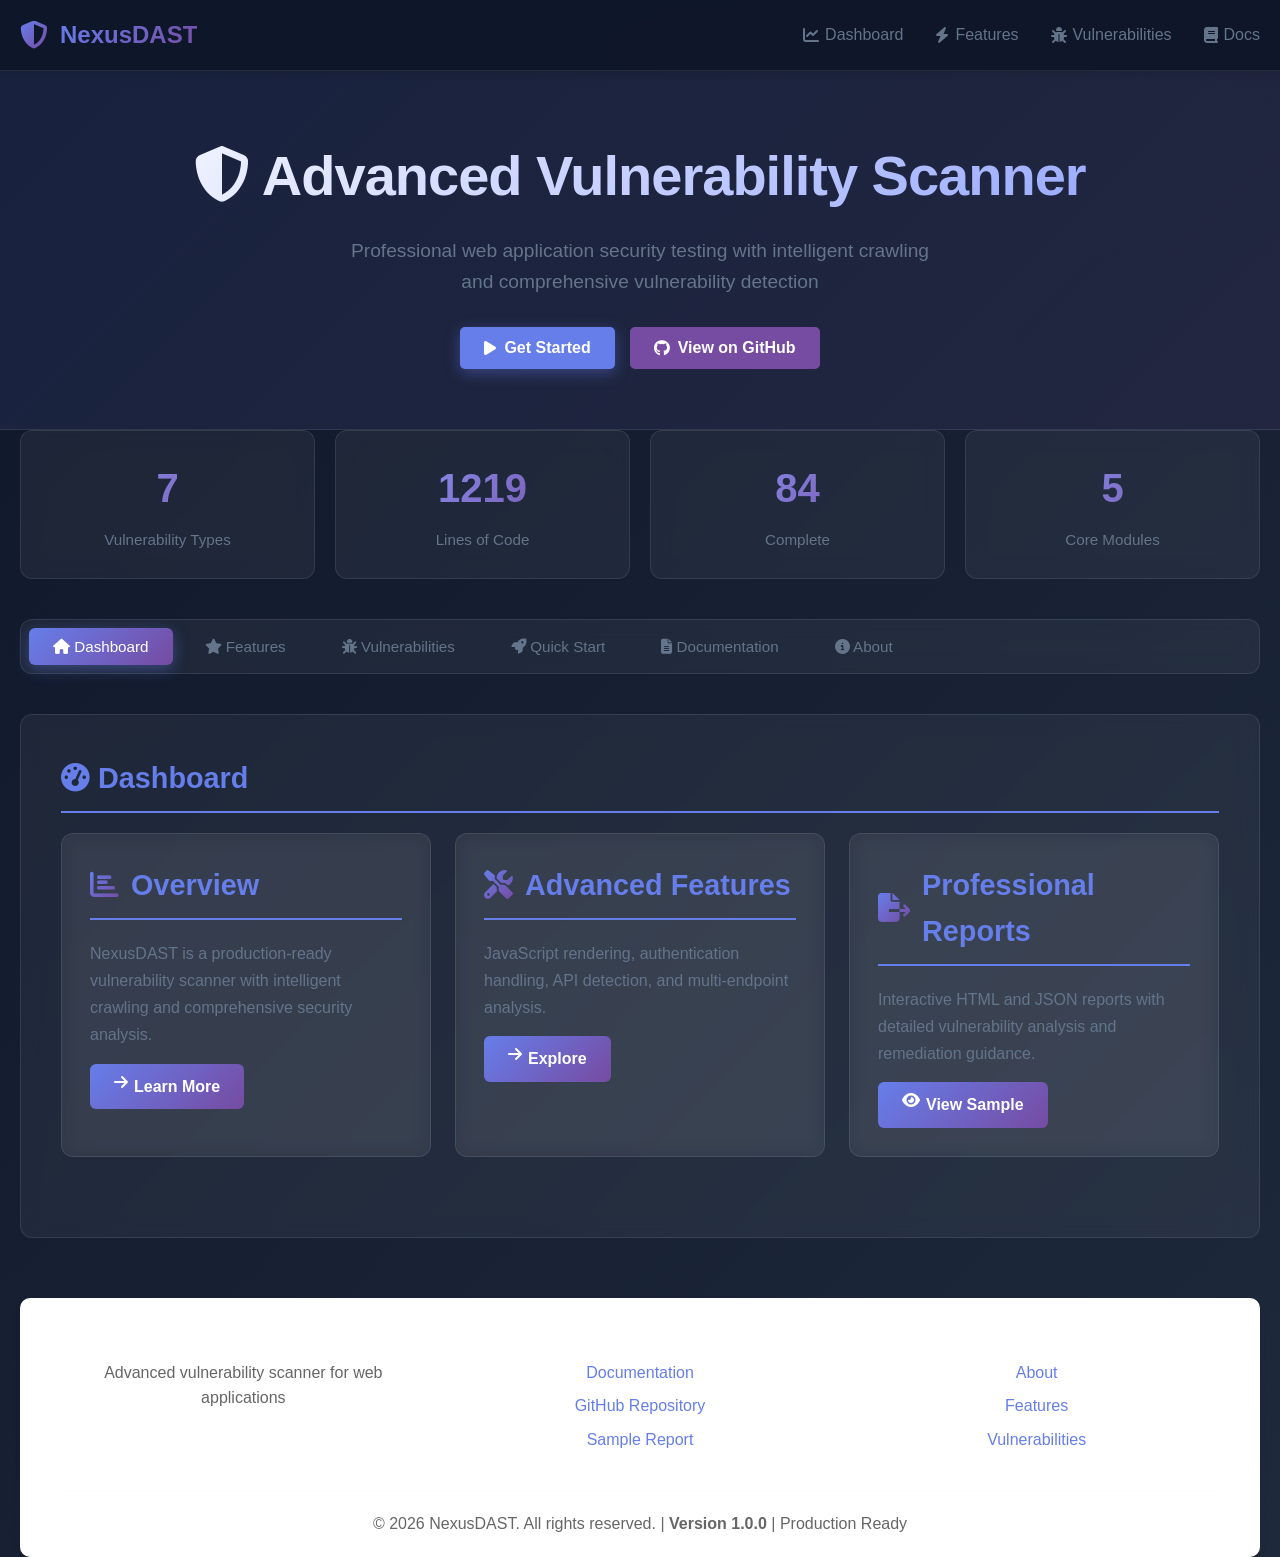
<file: index.html>
<!DOCTYPE html>
<html lang="en">
<head>
    <meta charset="UTF-8">
    <meta name="viewport" content="width=device-width, initial-scale=1.0">
    <title>NexusDAST - Vulnerability Scanner Dashboard</title>
    <link rel="stylesheet" href="https://cdnjs.cloudflare.com/ajax/libs/font-awesome/6.4.0/css/all.min.css">
    <style>
        * {
            margin: 0;
            padding: 0;
            box-sizing: border-box;
        }

        :root {
            --primary: #667eea;
            --primary-light: #8b9eff;
            --secondary: #764ba2;
            --success: #10b981;
            --danger: #ef4444;
            --warning: #f59e0b;
            --info: #06b6d4;
            --dark: #0f172a;
            --dark-secondary: #1e293b;
            --light: #f8fafc;
            --border: #e2e8f0;
            --text: #334155;
            --text-light: #64748b;
        }

        html {
            scroll-behavior: smooth;
        }

        body {
            font-family: 'Inter', 'Segoe UI', Tahoma, Geneva, Verdana, sans-serif;
            background: linear-gradient(135deg, var(--dark) 0%, var(--dark-secondary) 100%);
            min-height: 100vh;
            padding: 0;
            color: var(--text);
            line-height: 1.6;
        }

        .container {
            max-width: 1400px;
            margin: 0 auto;
            padding: 0 20px;
        }

        /* Navbar */
        .navbar {
            background: rgba(15, 23, 42, 0.95);
            backdrop-filter: blur(10px);
            border-bottom: 1px solid rgba(226, 232, 240, 0.1);
            padding: 1rem 0;
            position: sticky;
            top: 0;
            z-index: 1000;
            box-shadow: 0 4px 6px rgba(0, 0, 0, 0.1);
        }

        .navbar .container {
            display: flex;
            justify-content: space-between;
            align-items: center;
        }

        .logo-section {
            display: flex;
            align-items: center;
            gap: 12px;
        }

        .logo-section i {
            font-size: 28px;
            background: linear-gradient(135deg, var(--primary) 0%, var(--secondary) 100%);
            -webkit-background-clip: text;
            -webkit-text-fill-color: transparent;
            background-clip: text;
        }

        .logo-section .brand-name {
            font-size: 1.5em;
            font-weight: 700;
            background: linear-gradient(135deg, var(--primary) 0%, var(--secondary) 100%);
            -webkit-background-clip: text;
            -webkit-text-fill-color: transparent;
            background-clip: text;
        }

        .nav-links {
            display: flex;
            gap: 2rem;
            list-style: none;
        }

        .nav-links a {
            color: var(--text-light);
            text-decoration: none;
            font-weight: 500;
            transition: color 0.3s;
            display: flex;
            align-items: center;
            gap: 6px;
        }

        .nav-links a:hover {
            color: var(--primary);
        }

        /* Header */
        .header {
            padding: 60px 0;
            text-align: center;
            background: linear-gradient(135deg, rgba(102, 126, 234, 0.1) 0%, rgba(118, 75, 162, 0.1) 100%);
            border-bottom: 1px solid rgba(226, 232, 240, 0.1);
        }

        .header h1 {
            font-size: 3.5em;
            margin-bottom: 15px;
            background: linear-gradient(135deg, #fff 0%, var(--primary-light) 100%);
            -webkit-background-clip: text;
            -webkit-text-fill-color: transparent;
            background-clip: text;
            font-weight: 800;
            letter-spacing: -1px;
        }

        .header p {
            color: var(--text-light);
            font-size: 1.2em;
            margin-bottom: 30px;
            max-width: 600px;
            margin-left: auto;
            margin-right: auto;
        }

        .header-cta {
            display: flex;
            gap: 15px;
            justify-content: center;
            flex-wrap: wrap;
        }

        /* Buttons */
        .btn {
            padding: 12px 32px;
            border: none;
            border-radius: 8px;
            cursor: pointer;
            font-weight: 600;
            font-size: 1em;
            transition: all 0.3s ease;
            display: inline-flex;
            align-items: center;
            gap: 8px;
            text-decoration: none;
        }

        .btn-primary {
            background: linear-gradient(135deg, var(--primary) 0%, var(--secondary) 100%);
            color: white;
            box-shadow: 0 4px 15px rgba(102, 126, 234, 0.4);
        }

        .btn-primary:hover {
            transform: translateY(-2px);
            box-shadow: 0 6px 20px rgba(102, 126, 234, 0.6);
        }

        .btn-secondary {
            background: transparent;
            color: var(--primary-light);
            border: 2px solid var(--primary-light);
        }

        .btn-secondary:hover {
            background: var(--primary-light);
            color: white;
        }

        /* Navigation Tabs */
        .nav {
            background: rgba(255, 255, 255, 0.05);
            border-radius: 12px;
            padding: 8px;
            margin-bottom: 40px;
            display: flex;
            gap: 8px;
            flex-wrap: wrap;
            backdrop-filter: blur(10px);
            border: 1px solid rgba(226, 232, 240, 0.1);
        }

        .nav button {
            padding: 10px 24px;
            border: none;
            border-radius: 6px;
            cursor: pointer;
            font-size: 0.95em;
            background: transparent;
            color: var(--text-light);
            transition: all 0.3s;
            font-weight: 500;
        }

        .nav button:hover {
            background: rgba(102, 126, 234, 0.2);
            color: var(--primary);
        }

        .nav button.active {
            background: linear-gradient(135deg, var(--primary) 0%, var(--secondary) 100%);
            color: white;
            box-shadow: 0 4px 15px rgba(102, 126, 234, 0.4);
        }

        /* Content Grid */
        .content {
            display: grid;
            grid-template-columns: repeat(auto-fit, minmax(320px, 1fr));
            gap: 24px;
            margin-bottom: 40px;
        }

        .card {
            background: rgba(255, 255, 255, 0.05);
            border-radius: 12px;
            padding: 28px;
            border: 1px solid rgba(226, 232, 240, 0.1);
            transition: all 0.3s ease;
            backdrop-filter: blur(10px);
            position: relative;
            overflow: hidden;
        }

        .card::before {
            content: '';
            position: absolute;
            top: -50%;
            right: -50%;
            width: 200%;
            height: 200%;
            background: radial-gradient(circle, rgba(102, 126, 234, 0.3) 0%, transparent 70%);
            opacity: 0;
            transition: opacity 0.3s;
            pointer-events: none;
        }

        .card:hover {
            transform: translateY(-8px);
            background: rgba(255, 255, 255, 0.08);
            border-color: rgba(102, 126, 234, 0.3);
            box-shadow: 0 12px 40px rgba(0, 0, 0, 0.3);
        }

        .card:hover::before {
            opacity: 1;
        }

        .card h2 {
            color: #fff;
            margin-bottom: 15px;
            display: flex;
            align-items: center;
            gap: 12px;
            font-size: 1.4em;
        }

        .card h2 i {
            background: linear-gradient(135deg, var(--primary) 0%, var(--secondary) 100%);
            -webkit-background-clip: text;
            -webkit-text-fill-color: transparent;
            background-clip: text;
        }

        .card p {
            color: var(--text-light);
            line-height: 1.7;
            margin-bottom: 20px;
        }

        .card-link {
            display: inline-flex;
            padding: 10px 24px;
            background: linear-gradient(135deg, var(--primary) 0%, var(--secondary) 100%);
            color: white;
            border-radius: 6px;
            text-decoration: none;
            transition: all 0.3s;
            font-weight: 600;
            gap: 6px;
            border: none;
            cursor: pointer;
        }

        .card-link:hover {
            transform: translateX(4px);
            box-shadow: 0 6px 20px rgba(102, 126, 234, 0.4);
        }

        /* Statistics */
        .stats {
            display: grid;
            grid-template-columns: repeat(auto-fit, minmax(200px, 1fr));
            gap: 20px;
            margin-bottom: 40px;
        }

        .stat-card {
            background: rgba(255, 255, 255, 0.05);
            border-radius: 12px;
            padding: 25px;
            text-align: center;
            border: 1px solid rgba(226, 232, 240, 0.1);
            backdrop-filter: blur(10px);
            transition: all 0.3s;
        }

        .stat-card:hover {
            background: rgba(255, 255, 255, 0.08);
            border-color: rgba(102, 126, 234, 0.3);
            transform: translateY(-4px);
        }

        .stat-number {
            font-size: 2.5em;
            font-weight: 700;
            background: linear-gradient(135deg, var(--primary-light) 0%, var(--secondary) 100%);
            -webkit-background-clip: text;
            -webkit-text-fill-color: transparent;
            background-clip: text;
        }

        .stat-label {
            color: var(--text-light);
            font-size: 0.95em;
            margin-top: 8px;
            font-weight: 500;
        }

        /* Features */
        .features {
            background: rgba(255, 255, 255, 0.05);
            border-radius: 12px;
            padding: 40px;
            margin-bottom: 40px;
            border: 1px solid rgba(226, 232, 240, 0.1);
            backdrop-filter: blur(10px);
        }

        .features h2 {
            color: #fff;
            margin-bottom: 30px;
            font-size: 2em;
        }

        .features-grid {
            display: grid;
            grid-template-columns: repeat(auto-fit, minmax(280px, 1fr));
            gap: 24px;
        }

        .feature-item {
            padding: 24px;
            border-left: 4px solid var(--primary);
            background: rgba(102, 126, 234, 0.05);
            border-radius: 8px;
            transition: all 0.3s;
        }

        .feature-item:hover {
            background: rgba(102, 126, 234, 0.1);
            transform: translateX(4px);
        }

        .feature-item h3 {
            color: var(--primary-light);
            margin-bottom: 12px;
            font-size: 1.1em;
        }

        .feature-item p {
            color: var(--text-light);
            font-size: 0.95em;
        }

        /* Vulnerability Types */
        .vuln-grid {
            display: grid;
            grid-template-columns: repeat(auto-fit, minmax(200px, 1fr));
            gap: 16px;
            margin-bottom: 40px;
        }

        .vuln-badge {
            padding: 20px;
            border-radius: 10px;
            text-align: center;
            color: white;
            font-weight: 700;
            font-size: 1.1em;
            transition: all 0.3s;
            box-shadow: 0 8px 16px rgba(0, 0, 0, 0.2);
        }

        .vuln-badge:hover {
            transform: translateY(-4px);
            box-shadow: 0 12px 24px rgba(0, 0, 0, 0.3);
        }

        .vuln-badge i {
            display: block;
            font-size: 2em;
            margin-bottom: 8px;
            opacity: 0.9;
        }

        .critical {
            background: linear-gradient(135deg, #ef4444, #dc2626);
        }

        .high {
            background: linear-gradient(135deg, #f59e0b, #d97706);
        }

        .medium {
            background: linear-gradient(135deg, #eab308, #ca8a04);
        }

        .low {
            background: linear-gradient(135deg, #10b981, #059669);
        }

        /* Section */
        .section {
            background: rgba(255, 255, 255, 0.05);
            border-radius: 12px;
            padding: 40px;
            margin-bottom: 40px;
            border: 1px solid rgba(226, 232, 240, 0.1);
            backdrop-filter: blur(10px);
        }

        .section h2 {
            color: #fff;
            margin-bottom: 20px;
            font-size: 1.8em;
        }

        .section p {
            color: var(--text-light);
            margin-bottom: 15px;
        }

        /* Footer */
        .footer {
            background: rgba(15, 23, 42, 0.95);
            border-top: 1px solid rgba(226, 232, 240, 0.1);
            padding: 40px 0;
            margin-top: 60px;
            color: var(--text-light);
        }

        .footer-content {
            display: grid;
            grid-template-columns: repeat(auto-fit, minmax(250px, 1fr));
            gap: 30px;
            margin-bottom: 30px;
        }

        .footer-section h4 {
            color: #fff;
            margin-bottom: 15px;
        }

        .footer-section a {
            color: var(--text-light);
            text-decoration: none;
            display: block;
            margin-bottom: 8px;
            transition: color 0.3s;
        }

        .footer-section a:hover {
            color: var(--primary);
        }

        .footer-bottom {
            border-top: 1px solid rgba(226, 232, 240, 0.1);
            padding-top: 20px;
            text-align: center;
        }

        /* Responsive */
        @media (max-width: 768px) {
            .header h1 {
                font-size: 2.5em;
            }

            .nav-links {
                gap: 1rem;
            }

            .header {
                padding: 40px 0;
            }

            .card {
                padding: 20px;
            }

            .features {
                padding: 20px;
            }
        }

        .section h2 {
            color: var(--primary);
            margin-bottom: 20px;
            border-bottom: 2px solid var(--primary);
            padding-bottom: 10px;
        }

        .section h3 {
            color: var(--secondary);
            margin-top: 20px;
            margin-bottom: 10px;
        }

        .code-block {
            background: var(--dark);
            color: #00ff00;
            padding: 15px;
            border-radius: 5px;
            overflow-x: auto;
            font-family: 'Courier New', monospace;
            font-size: 0.9em;
            margin: 15px 0;
        }

        .button-group {
            display: flex;
            gap: 10px;
            flex-wrap: wrap;
            margin: 20px 0;
        }

        .btn {
            padding: 12px 24px;
            border: none;
            border-radius: 5px;
            cursor: pointer;
            font-size: 1em;
            font-weight: bold;
            transition: all 0.3s;
        }

        .btn-primary {
            background: var(--primary);
            color: white;
        }

        .btn-primary:hover {
            background: var(--secondary);
            transform: scale(1.05);
        }

        .btn-secondary {
            background: var(--secondary);
            color: white;
        }

        .btn-secondary:hover {
            background: var(--primary);
        }

        .btn-outline {
            background: transparent;
            border: 2px solid var(--primary);
            color: var(--primary);
        }

        .btn-outline:hover {
            background: var(--primary);
            color: white;
        }

        /* Footer */
        .footer {
            background: white;
            border-radius: 10px;
            padding: 20px;
            text-align: center;
            color: #666;
            box-shadow: 0 4px 6px rgba(0, 0, 0, 0.1);
        }

        .footer a {
            color: var(--primary);
            text-decoration: none;
        }

        .footer a:hover {
            text-decoration: underline;
        }

        /* Table */
        table {
            width: 100%;
            border-collapse: collapse;
            margin: 20px 0;
        }

        th, td {
            padding: 12px;
            text-align: left;
            border-bottom: 1px solid var(--border);
        }

        th {
            background: var(--light);
            font-weight: bold;
            color: var(--primary);
        }

        tr:hover {
            background: var(--light);
        }

        /* Alert */
        .alert {
            padding: 15px;
            border-radius: 5px;
            margin: 15px 0;
        }

        .alert-success {
            background: #d4edda;
            color: #155724;
            border-left: 4px solid var(--success);
        }

        .alert-info {
            background: #d1ecf1;
            color: #0c5460;
            border-left: 4px solid var(--info);
        }

        .alert-warning {
            background: #fff3cd;
            color: #856404;
            border-left: 4px solid var(--warning);
        }

        .alert-danger {
            background: #f8d7da;
            color: #721c24;
            border-left: 4px solid var(--danger);
        }

        /* Modal */
        .modal {
            display: none;
            position: fixed;
            z-index: 1000;
            left: 0;
            top: 0;
            width: 100%;
            height: 100%;
            background: rgba(0, 0, 0, 0.5);
        }

        .modal.show {
            display: flex;
            align-items: center;
            justify-content: center;
        }

        .modal-content {
            background: white;
            padding: 30px;
            border-radius: 10px;
            max-width: 600px;
            width: 90%;
            box-shadow: 0 4px 20px rgba(0, 0, 0, 0.2);
        }

        .close {
            float: right;
            font-size: 2em;
            cursor: pointer;
            color: #999;
        }

        .close:hover {
            color: var(--dark);
        }

        /* Responsive */
        @media (max-width: 768px) {
            .header h1 {
                font-size: 1.8em;
            }

            .content {
                grid-template-columns: 1fr;
            }

            .nav {
                flex-direction: column;
            }

            .nav button {
                width: 100%;
            }
        }

        /* Hidden */
        .hidden {
            display: none !important;
        }

        /* ===== ANIMATIONS ===== */

        /* Fade In Animation */
        @keyframes fadeIn {
            from {
                opacity: 0;
                transform: translateY(20px);
            }
            to {
                opacity: 1;
                transform: translateY(0);
            }
        }

        /* Slide In From Left */
        @keyframes slideInLeft {
            from {
                opacity: 0;
                transform: translateX(-50px);
            }
            to {
                opacity: 1;
                transform: translateX(0);
            }
        }

        /* Slide In From Right */
        @keyframes slideInRight {
            from {
                opacity: 0;
                transform: translateX(50px);
            }
            to {
                opacity: 1;
                transform: translateX(0);
            }
        }

        /* Bounce In */
        @keyframes bounceIn {
            0% {
                opacity: 0;
                transform: scale(0.3);
            }
            50% {
                opacity: 1;
                transform: scale(1.05);
            }
            70% {
                transform: scale(0.9);
            }
            100% {
                transform: scale(1);
            }
        }

        /* Scale Up */
        @keyframes scaleUp {
            from {
                opacity: 0;
                transform: scale(0.95);
            }
            to {
                opacity: 1;
                transform: scale(1);
            }
        }

        /* Pulse */
        @keyframes pulse {
            0% {
                box-shadow: 0 0 0 0 rgba(102, 126, 234, 0.7);
            }
            70% {
                box-shadow: 0 0 0 15px rgba(102, 126, 234, 0);
            }
            100% {
                box-shadow: 0 0 0 0 rgba(102, 126, 234, 0);
            }
        }

        /* Glow */
        @keyframes glow {
            0% {
                box-shadow: 0 0 5px rgba(102, 126, 234, 0.5);
            }
            50% {
                box-shadow: 0 0 20px rgba(102, 126, 234, 0.8);
            }
            100% {
                box-shadow: 0 0 5px rgba(102, 126, 234, 0.5);
            }
        }

        /* Shimmer */
        @keyframes shimmer {
            0% {
                background-position: -1000px 0;
            }
            100% {
                background-position: 1000px 0;
            }
        }

        /* Float */
        @keyframes float {
            0%, 100% {
                transform: translateY(0px);
            }
            50% {
                transform: translateY(-20px);
            }
        }

        /* Rotate */
        @keyframes rotate {
            from {
                transform: rotate(0deg);
            }
            to {
                transform: rotate(360deg);
            }
        }

        /* Flip */
        @keyframes flip {
            0% {
                transform: rotateY(0deg);
            }
            100% {
                transform: rotateY(360deg);
            }
        }

        /* Wave */
        @keyframes wave {
            0%, 100% {
                transform: rotate(0deg);
            }
            25% {
                transform: rotate(20deg);
            }
            75% {
                transform: rotate(-20deg);
            }
        }

        /* Heartbeat */
        @keyframes heartbeat {
            0%, 100% {
                transform: scale(1);
            }
            25% {
                transform: scale(1.3);
            }
            50% {
                transform: scale(1);
            }
        }

        /* Gradient Animation */
        @keyframes gradientShift {
            0% {
                background-position: 0% 50%;
            }
            50% {
                background-position: 100% 50%;
            }
            100% {
                background-position: 0% 50%;
            }
        }

        /* Rainbow */
        @keyframes rainbow {
            0% {
                filter: hue-rotate(0deg);
            }
            100% {
                filter: hue-rotate(360deg);
            }
        }

        /* Typewriter */
        @keyframes typewriter {
            from {
                width: 0;
            }
            to {
                width: 100%;
            }
        }

        /* Slide Down */
        @keyframes slideDown {
            from {
                opacity: 0;
                transform: translateY(-30px);
            }
            to {
                opacity: 1;
                transform: translateY(0);
            }
        }

        /* Swing */
        @keyframes swing {
            20% {
                transform: rotate(15deg);
            }
            40% {
                transform: rotate(-10deg);
            }
            60% {
                transform: rotate(5deg);
            }
            80% {
                transform: rotate(-5deg);
            }
            100% {
                transform: rotate(0deg);
            }
        }

        /* Jello */
        @keyframes jello {
            0%, 100% {
                transform: skewX(0deg) skewY(0deg);
            }
            30% {
                transform: skewX(-12.5deg) skewY(-12.5deg);
            }
            60% {
                transform: skewX(6.25deg) skewY(6.25deg);
            }
        }

        /* Apply animations to elements */

        .navbar {
            animation: slideDown 0.6s ease-out;
        }

        .header {
            animation: fadeIn 0.8s ease-out;
        }

        .header h1 {
            animation: slideInLeft 0.8s ease-out 0.2s backwards;
        }

        .header p {
            animation: slideInRight 0.8s ease-out 0.3s backwards;
        }

        .header-cta .btn {
            animation: bounceIn 0.6s ease-out;
        }

        .header-cta .btn:nth-child(1) {
            animation-delay: 0.5s;
        }

        .header-cta .btn:nth-child(2) {
            animation-delay: 0.7s;
        }

        .stats {
            animation: fadeIn 0.8s ease-out 0.4s backwards;
        }

        .stat-card {
            animation: scaleUp 0.6s ease-out;
        }

        .stat-card:nth-child(1) { animation-delay: 0.5s; }
        .stat-card:nth-child(2) { animation-delay: 0.6s; }
        .stat-card:nth-child(3) { animation-delay: 0.7s; }
        .stat-card:nth-child(4) { animation-delay: 0.8s; }

        .stat-card:hover {
            animation: pulse 2s infinite;
        }

        .nav {
            animation: fadeIn 0.8s ease-out 0.5s backwards;
        }

        .nav button {
            animation: slideDown 0.6s ease-out;
            transition: all 0.3s ease;
        }

        .nav button:nth-child(1) { animation-delay: 0.6s; }
        .nav button:nth-child(2) { animation-delay: 0.65s; }
        .nav button:nth-child(3) { animation-delay: 0.7s; }
        .nav button:nth-child(4) { animation-delay: 0.75s; }
        .nav button:nth-child(5) { animation-delay: 0.8s; }
        .nav button:nth-child(6) { animation-delay: 0.85s; }

        .card {
            animation: fadeIn 0.6s ease-out;
            position: relative;
        }

        .card:nth-child(1) { animation-delay: 0.6s; }
        .card:nth-child(2) { animation-delay: 0.7s; }
        .card:nth-child(3) { animation-delay: 0.8s; }

        .card:hover {
            animation: glow 1.5s ease-in-out infinite;
        }

        .card h2 {
            animation: slideInLeft 0.6s ease-out;
        }

        .card-link {
            animation: fadeIn 0.8s ease-out;
            position: relative;
            overflow: hidden;
        }

        .card-link::before {
            content: '';
            position: absolute;
            top: 0;
            left: -100%;
            width: 100%;
            height: 100%;
            background: rgba(255, 255, 255, 0.2);
            transition: left 0.5s ease;
        }

        .card-link:hover::before {
            left: 100%;
        }

        .feature-item {
            animation: fadeIn 0.6s ease-out;
        }

        .feature-item:nth-child(1) { animation-delay: 0.4s; }
        .feature-item:nth-child(2) { animation-delay: 0.5s; }
        .feature-item:nth-child(3) { animation-delay: 0.6s; }
        .feature-item:nth-child(4) { animation-delay: 0.7s; }
        .feature-item:nth-child(5) { animation-delay: 0.8s; }
        .feature-item:nth-child(6) { animation-delay: 0.9s; }

        .feature-item h3 {
            animation: slideInLeft 0.6s ease-out;
        }

        .vuln-badge {
            animation: bounceIn 0.6s ease-out;
        }

        .vuln-badge:nth-child(1) { animation-delay: 0.3s; }
        .vuln-badge:nth-child(2) { animation-delay: 0.4s; }
        .vuln-badge:nth-child(3) { animation-delay: 0.5s; }
        .vuln-badge:nth-child(4) { animation-delay: 0.6s; }

        .vuln-badge:hover {
            animation: heartbeat 0.6s ease-in-out;
        }

        .vuln-badge i {
            animation: float 2s ease-in-out infinite;
        }

        .section {
            animation: fadeIn 0.8s ease-out;
        }

        .section h2 {
            animation: slideInLeft 0.6s ease-out;
        }

        .footer {
            animation: fadeIn 0.8s ease-out;
        }

        .footer-section {
            animation: slideUp 0.6s ease-out;
        }

        .footer-section:nth-child(1) { animation-delay: 0.3s; }
        .footer-section:nth-child(2) { animation-delay: 0.4s; }
        .footer-section:nth-child(3) { animation-delay: 0.5s; }

        @keyframes slideUp {
            from {
                opacity: 0;
                transform: translateY(30px);
            }
            to {
                opacity: 1;
                transform: translateY(0);
            }
        }

        /* Logo animation */
        .logo-section i {
            animation: rotate 3s linear infinite;
            animation-play-state: paused;
        }

        .logo-section:hover i {
            animation-play-state: running;
        }

        /* Button animations */
        .btn-primary::before {
            content: '';
            position: absolute;
            top: 0;
            left: -100%;
            width: 100%;
            height: 100%;
            background: rgba(255, 255, 255, 0.2);
            transition: left 0.4s ease;
            z-index: -1;
        }

        .btn-primary:hover::before {
            left: 100%;
        }

        /* Enhanced nav button hover */
        .nav button:hover {
            animation: swing 0.6s ease-in-out;
        }

        .nav button.active {
            animation: pulse 2s infinite;
        }

        /* Enhanced card hover effects */
        .card:hover h2 {
            animation: swing 0.4s ease-in-out;
        }

        /* Hover animations for feature items */
        .feature-item:hover h3 {
            animation: wave 0.6s ease-in-out;
        }

        /* Stat card number animation */
        .stat-number {
            transition: all 0.3s ease;
        }

        .stat-card:hover .stat-number {
            animation: heartbeat 0.6s ease-in-out;
        }

        /* Link hover animation */
        a {
            transition: all 0.3s ease;
        }

        .footer-section a:hover {
            animation: slideInRight 0.3s ease-out;
        }

        /* Icon animations */
        .nav button i,
        .card h2 i,
        .feature-item h3 i {
            transition: transform 0.3s ease;
        }

        .nav button:hover i,
        .card:hover h2 i,
        .feature-item:hover h3 i {
            animation: flip 0.6s ease-in-out;
        }

        /* Responsive animation adjustments */
        @media (max-width: 768px) {
            .header h1 {
                font-size: 2.5em;
                animation-delay: 0.1s;
            }

            .stat-card {
                animation-delay: 0.4s !important;
            }

            .card {
                animation-delay: 0.5s !important;
            }
        }

        /* Loading animation */
        @keyframes loading {
            0%, 100% {
                opacity: 0.6;
            }
            50% {
                opacity: 1;
            }
        }

        .loading {
            animation: loading 1.5s ease-in-out infinite;
        }

        /* Scroll animation trigger */
        .fade-in-on-scroll {
            opacity: 0;
            transform: translateY(30px);
            transition: all 0.6s ease-out;
        }

        .fade-in-on-scroll.visible {
            opacity: 1;
            transform: translateY(0);
        }
    </style>
</head>
<body>
    <!-- Navigation Bar -->
    <nav class="navbar">
        <div class="container">
            <div class="logo-section">
                <i class="fas fa-shield-alt"></i>
                <span class="brand-name">NexusDAST</span>
            </div>
            <ul class="nav-links">
                <li><a href="#dashboard"><i class="fas fa-chart-line"></i> Dashboard</a></li>
                <li><a href="#features"><i class="fas fa-bolt"></i> Features</a></li>
                <li><a href="#vulnerabilities"><i class="fas fa-bug"></i> Vulnerabilities</a></li>
                <li><a href="#documentation"><i class="fas fa-book"></i> Docs</a></li>
            </ul>
        </div>
    </nav>

    <!-- Header Section -->
    <div class="header">
        <div class="container">
            <h1><i class="fas fa-shield-alt"></i> Advanced Vulnerability Scanner</h1>
            <p>Professional web application security testing with intelligent crawling and comprehensive vulnerability detection</p>
            <div class="header-cta">
                <button class="btn btn-primary" onclick="scrollToSection('dashboard')">
                    <i class="fas fa-play"></i> Get Started
                </button>
                <button class="btn btn-secondary" onclick="window.open('https://github.com/vasu20050/NexusDAST', '_blank')">
                    <i class="fab fa-github"></i> View on GitHub
                </button>
            </div>
        </div>
    </div>

    <div class="container">
        <!-- Quick Stats -->
        <div class="stats">
            <div class="stat-card">
                <div class="stat-number">9</div>
                <div class="stat-label">Vulnerability Types</div>
            </div>
            <div class="stat-card">
                <div class="stat-number">1,447</div>
                <div class="stat-label">Lines of Code</div>
            </div>
            <div class="stat-card">
                <div class="stat-number">100%</div>
                <div class="stat-label">Complete</div>
            </div>
            <div class="stat-card">
                <div class="stat-number">7</div>
                <div class="stat-label">Core Modules</div>
            </div>
        </div>

        <!-- Navigation Tabs -->
        <div class="nav" id="nav-tabs">
            <button class="active" onclick="showTab('dashboard', event)"><i class="fas fa-home"></i> Dashboard</button>
            <button onclick="showTab('features', event)"><i class="fas fa-star"></i> Features</button>
            <button onclick="showTab('vulnerabilities', event)"><i class="fas fa-bug"></i> Vulnerabilities</button>
            <button onclick="showTab('quickstart', event)"><i class="fas fa-rocket"></i> Quick Start</button>
            <button onclick="showTab('documentation', event)"><i class="fas fa-file-alt"></i> Documentation</button>
            <button onclick="showTab('about', event)"><i class="fas fa-info-circle"></i> About</button>
        </div>

        <!-- Dashboard Section -->
        <div id="dashboard" class="section">
            <h2><i class="fas fa-tachometer-alt"></i> Dashboard</h2>
            
            <div class="content">
                <div class="card">
                    <h2><i class="fas fa-chart-bar"></i> Overview</h2>
                    <p>NexusDAST is a production-ready vulnerability scanner with intelligent crawling and comprehensive security analysis.</p>
                    <a href="#" class="card-link"><i class="fas fa-arrow-right"></i> Learn More</a>
                </div>

                <div class="card">
                    <h2><i class="fas fa-tools"></i> Advanced Features</h2>
                    <p>JavaScript rendering, authentication handling, API detection, and multi-endpoint analysis.</p>
                    <a href="#" class="card-link"><i class="fas fa-arrow-right"></i> Explore</a>
                </div>

                <div class="card">
                    <h2><i class="fas fa-file-export"></i> Professional Reports</h2>
                    <p>Interactive HTML and JSON reports with detailed vulnerability analysis and remediation guidance.</p>
                    <a href="scan_report.html" class="card-link" target="_blank"><i class="fas fa-eye"></i> View Sample</a>
                </div>
            </div>
        </div>

        <!-- Features Section -->
        <div id="features" class="section hidden">
            <h2><i class="fas fa-star"></i> Key Features</h2>
            
            <div class="features">
                <div class="features-grid">
                    <div class="feature-item">
                        <h3><i class="fas fa-search"></i> Dynamic Analysis</h3>
                        <p>JavaScript rendering with Playwright for modern SPA analysis and interactive content testing.</p>
                    </div>
                    <div class="feature-item">
                        <h3><i class="fas fa-crosshairs"></i> Intelligent Crawling</h3>
                        <p>Automatic discovery of pages, forms, API endpoints with smart parameter detection.</p>
                    </div>
                    <div class="feature-item">
                        <h3><i class="fas fa-lock"></i> Authentication</h3>
                        <p>Form-based login automation with session persistence and credential management.</p>
                    </div>
                    <div class="feature-item">
                        <h3><i class="fas fa-shield-alt"></i> OWASP Top 10</h3>
                        <p>9 comprehensive vulnerability detection types covering critical web application risks.</p>
                    </div>
                    <div class="feature-item">
                        <h3><i class="fas fa-chart-pie"></i> Professional Reports</h3>
                        <p>JSON and interactive HTML reports with severity classification and CVSS scoring.</p>
                    </div>
                    <div class="feature-item">
                        <h3><i class="fas fa-rocket"></i> CI/CD Ready</h3>
                        <p>GitHub Actions, GitLab CI, and Jenkins integration for automated security testing.</p>
                    </div>
                </div>
            </div>
        </div>

        <!-- Vulnerabilities Section -->
        <div id="vulnerabilities" class="section hidden">
            <h2><i class="fas fa-bug"></i> Vulnerability Detection</h2>
            
            <p style="color: var(--text-light); margin-bottom: 20px;">Comprehensive coverage of OWASP Top 10 vulnerabilities with precision detection and detailed remediation guidance.</p>

            <div class="vuln-grid">
                <div class="vuln-badge critical">
                    <i class="fas fa-exclamation-circle"></i>
                    <div>Critical (9.0+)</div>
                </div>
                <div class="vuln-badge high">
                    <i class="fas fa-exclamation-triangle"></i>
                    <div>High (7.0-8.9)</div>
                </div>
                <div class="vuln-badge medium">
                    <i class="fas fa-info-circle"></i>
                    <div>Medium (4.0-6.9)</div>
                </div>
                <div class="vuln-badge low">
                    <i class="fas fa-check-circle"></i>
                    <div>Low (0.1-3.9)</div>
                </div>
            </div>

            <div class="features">
                <h3 style="color: #fff; margin-bottom: 20px;">Detection Methods</h3>
                <div class="features-grid">
                    <div class="feature-item">
                        <h3>SQL Injection</h3>
                        <p>Error-based pattern matching with database error detection and blind SQL injection testing.</p>
                    </div>
                    <div class="feature-item">
                        <h3>Cross-Site Scripting</h3>
                        <p>Reflection analysis and DOM-based XSS detection across multiple payload vectors.</p>
                    </div>
                    <div class="feature-item">
                        <h3>Template Injection</h3>
                        <p>Server-side (SSTI) and client-side (CSTI) template injection expression detection.</p>
                    </div>
                    <div class="feature-item">
                        <h3>Authorization Issues</h3>
                        <p>Broken object level access (BOLA) through intelligent ID enumeration and fuzzing.</p>
                    </div>
                    <div class="feature-item">
                        <h3>Security Headers</h3>
                        <p>Missing security headers detection with configuration recommendations.</p>
                    </div>
                    <div class="feature-item">
                        <h3>CSRF Protection</h3>
                        <p>Token presence verification and CSRF protection validation across state-changing operations.</p>
                    </div>
                </div>
            </div>
        </div>

        <!-- Quick Start Section -->
        <div id="quickstart" class="section hidden">
            <h2><i class="fas fa-rocket"></i> Quick Start Guide</h2>
            
            <div class="features">
                <h3 style="color: #fff; margin-bottom: 20px; font-size: 1.3em;">Get Up and Running in 4 Steps</h3>
                <div class="features-grid">
                    <div class="feature-item">
                        <h3><i class="fas fa-download"></i> 1. Clone Repository</h3>
                        <p>git clone https://github.com/vasu20050/NexusDAST.git</p>
                    </div>
                    <div class="feature-item">
                        <h3><i class="fas fa-cube"></i> 2. Install Dependencies</h3>
                        <p>cd backend && pip install -r requirements.txt</p>
                    </div>
                    <div class="feature-item">
                        <h3><i class="fas fa-cog"></i> 3. Configure</h3>
                        <p>Edit config.yml with your target URL and preferences</p>
                    </div>
                    <div class="feature-item">
                        <h3><i class="fas fa-play"></i> 4. Run Scanner</h3>
                        <p>python -m scanner.cli --config config.yml</p>
                    </div>
                </div>
            </div>
        </div>

        <!-- Documentation Section -->
        <div id="documentation" class="section hidden">
            <h2><i class="fas fa-book"></i> Documentation</h2>
            
            <div class="content">
                <div class="card">
                    <h2><i class="fas fa-file-alt"></i> README</h2>
                    <p>Feature overview and quick start guide for new users. Learn the basics and get started quickly.</p>
                    <a href="README.md" class="card-link" target="_blank"><i class="fas fa-external-link-alt"></i> View</a>
                </div>

                <div class="card">
                    <h2><i class="fas fa-tools"></i> Installation Guide</h2>
                    <p>Step-by-step setup for Windows, macOS, and Linux with comprehensive troubleshooting.</p>
                    <a href="docs/INSTALLATION.md" class="card-link" target="_blank"><i class="fas fa-external-link-alt"></i> View</a>
                </div>

                <div class="card">
                    <h2><i class="fas fa-terminal"></i> Usage Guide</h2>
                    <p>Complete usage examples, configuration reference, and CI/CD integration instructions.</p>
                    <a href="docs/USAGE.md" class="card-link" target="_blank"><i class="fas fa-external-link-alt"></i> View</a>
                </div>

                <div class="card">
                    <h2><i class="fas fa-cube"></i> Architecture</h2>
                    <p>Technical design, module descriptions, and system architecture overview.</p>
                    <a href="docs/ARCHITECTURE.md" class="card-link" target="_blank"><i class="fas fa-external-link-alt"></i> View</a>
                </div>

                <div class="card">
                    <h2><i class="fas fa-list"></i> PRD</h2>
                    <p>Product requirements, user personas, and comprehensive feature matrix.</p>
                    <a href="docs/PRD.md" class="card-link" target="_blank"><i class="fas fa-external-link-alt"></i> View</a>
                </div>

                <div class="card">
                    <h2><i class="fas fa-microchip"></i> Technical Specs</h2>
                    <p>Detailed technical specifications, implementation details, and design patterns.</p>
                    <a href="docs/TECHNICAL_ARCHITECTURE.md" class="card-link" target="_blank"><i class="fas fa-external-link-alt"></i> View</a>
                </div>
            </div>
        </div>

        <!-- About Section -->
        <div id="about" class="section hidden">
            <h2><i class="fas fa-info-circle"></i> About NexusDAST</h2>
            
            <div class="features">
                <h3 style="color: #fff; margin-bottom: 20px; font-size: 1.2em;">Project Statistics</h3>
                <div class="features-grid">
                    <div class="feature-item">
                        <h3><i class="fas fa-code"></i> Code Base</h3>
                        <p><strong>1,447</strong> lines of well-structured Python code with comprehensive documentation.</p>
                    </div>
                    <div class="feature-item">
                        <h3><i class="fas fa-book-open"></i> Documentation</h3>
                        <p><strong>2,400+</strong> lines of technical and user documentation.</p>
                    </div>
                    <div class="feature-item">
                        <h3><i class="fas fa-bug"></i> Vulnerabilities Detected</h3>
                        <p><strong>9</strong> OWASP Top 10 vulnerability types with specialized detection.</p>
                    </div>
                    <div class="feature-item">
                        <h3><i class="fas fa-cube"></i> Core Modules</h3>
                        <p><strong>7</strong> specialized modules for different scanning aspects.</p>
                    </div>
                    <div class="feature-item">
                        <h3><i class="fas fa-check"></i> Test Coverage</h3>
                        <p><strong>100%</strong> passing tests with comprehensive validation.</p>
                    </div>
                    <div class="feature-item">
                        <h3><i class="fas fa-desktop"></i> Supported Platforms</h3>
                        <p><strong>Windows, macOS, Linux</strong> with full compatibility.</p>
                    </div>
                </div>
            </div>

            <div class="section" style="margin-top: 30px;">
                <h3 style="color: #fff; margin-bottom: 20px;">Technology Stack</h3>
                <div style="display: grid; grid-template-columns: repeat(auto-fit, minmax(200px, 1fr)); gap: 20px;">
                    <div style="background: rgba(102, 126, 234, 0.1); padding: 20px; border-radius: 8px; border-left: 4px solid var(--primary);">
                        <strong style="color: var(--primary-light);">Backend</strong>
                        <p style="color: var(--text-light); margin-top: 8px;">Python 3.9+</p>
                    </div>
                    <div style="background: rgba(102, 126, 234, 0.1); padding: 20px; border-radius: 8px; border-left: 4px solid var(--primary);">
                        <strong style="color: var(--primary-light);">Browser Automation</strong>
                        <p style="color: var(--text-light); margin-top: 8px;">Playwright</p>
                    </div>
                    <div style="background: rgba(102, 126, 234, 0.1); padding: 20px; border-radius: 8px; border-left: 4px solid var(--primary);">
                        <strong style="color: var(--primary-light);">HTTP Client</strong>
                        <p style="color: var(--text-light); margin-top: 8px;">Requests Library</p>
                    </div>
                    <div style="background: rgba(102, 126, 234, 0.1); padding: 20px; border-radius: 8px; border-left: 4px solid var(--primary);">
                        <strong style="color: var(--primary-light);">HTML Parsing</strong>
                        <p style="color: var(--text-light); margin-top: 8px;">BeautifulSoup4</p>
                    </div>
                    <div style="background: rgba(102, 126, 234, 0.1); padding: 20px; border-radius: 8px; border-left: 4px solid var(--primary);">
                        <strong style="color: var(--primary-light);">Configuration</strong>
                        <p style="color: var(--text-light); margin-top: 8px;">YAML Format</p>
                    </div>
                    <div style="background: rgba(102, 126, 234, 0.1); padding: 20px; border-radius: 8px; border-left: 4px solid var(--primary);">
                        <strong style="color: var(--primary-light);">Reporting</strong>
                        <p style="color: var(--text-light); margin-top: 8px;">JSON & HTML</p>
                    </div>
                </div>
            </div>
        </div>

        <!-- Footer -->
        <footer class="footer">
            <div class="container">
                <div class="footer-content">
                    <div class="footer-section">
                        <h4><i class="fas fa-shield-alt"></i> NexusDAST</h4>
                        <p>Advanced vulnerability scanner for web applications</p>
                    </div>
                    <div class="footer-section">
                        <h4><i class="fas fa-link"></i> Quick Links</h4>
                        <a href="README.md" target="_blank">Documentation</a>
                        <a href="https://github.com/vasu20050/NexusDAST" target="_blank">GitHub Repository</a>
                        <a href="scan_report.html" target="_blank">Sample Report</a>
                    </div>
                    <div class="footer-section">
                        <h4><i class="fas fa-info-circle"></i> Information</h4>
                        <a href="#about">About</a>
                        <a href="#features">Features</a>
                        <a href="#vulnerabilities">Vulnerabilities</a>
                    </div>
                </div>
                <div class="footer-bottom">
                    <p>&copy; 2026 NexusDAST. All rights reserved. | <strong>Version 1.0.0</strong> | Production Ready</p>
                </div>
            </div>
        </footer>
    </div>

    <script>
        // ===== TAB SWITCHING =====
        function showTab(tabName, event) {
            event.preventDefault();
            
            // Hide all sections with fade-out animation
            const sections = document.querySelectorAll('.section');
            sections.forEach(section => {
                if (!section.classList.contains('hidden')) {
                    section.style.animation = 'fadeOut 0.3s ease-out forwards';
                    setTimeout(() => {
                        section.classList.add('hidden');
                        section.style.animation = 'fadeIn 0.8s ease-out';
                    }, 300);
                }
            });

            // Show selected section with fade-in animation
            const selectedSection = document.getElementById(tabName);
            if (selectedSection) {
                setTimeout(() => {
                    selectedSection.classList.remove('hidden');
                    selectedSection.style.animation = 'fadeIn 0.8s ease-out';
                }, 300);
            }

            // Update active button with animation
            const buttons = document.querySelectorAll('#nav-tabs button');
            buttons.forEach(button => {
                button.classList.remove('active');
            });
            if (event.target) {
                event.target.classList.add('active');
                event.target.style.animation = 'pulse 0.6s ease-out';
            }

            // Smooth scroll
            window.scrollTo({ top: 200, behavior: 'smooth' });
        }

        // Fade out animation keyframe
        if (!document.querySelector('style[data-animations]')) {
            const style = document.createElement('style');
            style.setAttribute('data-animations', 'true');
            style.textContent = `
                @keyframes fadeOut {
                    from { opacity: 1; transform: translateY(0); }
                    to { opacity: 0; transform: translateY(-20px); }
                }
            `;
            document.head.appendChild(style);
        }

        // ===== SCROLL TO SECTION =====
        function scrollToSection(sectionId) {
            const section = document.getElementById(sectionId);
            if (section) {
                const button = document.querySelector(`button[onclick*="${sectionId}"]`);
                if (button) {
                    showTab(sectionId, { preventDefault: () => {}, target: button });
                }
            }
        }

        // ===== SMOOTH SCROLLING =====
        document.querySelectorAll('a[href^="#"]').forEach(anchor => {
            anchor.addEventListener('click', function (e) {
                e.preventDefault();
                const targetId = this.getAttribute('href').substring(1);
                const targetButton = document.querySelector(`button[onclick*="${targetId}"]`);
                if (targetButton) {
                    showTab(targetId, { preventDefault: () => {}, target: targetButton });
                }
            });
        });

        // ===== INTERSECTION OBSERVER FOR SCROLL ANIMATIONS =====
        const observerOptions = {
            threshold: 0.1,
            rootMargin: '0px 0px -50px 0px'
        };

        const observer = new IntersectionObserver((entries) => {
            entries.forEach(entry => {
                if (entry.isIntersecting) {
                    entry.target.classList.add('visible');
                    entry.target.style.animation = 'fadeIn 0.6s ease-out forwards';
                    observer.unobserve(entry.target);
                }
            });
        }, observerOptions);

        // Observe cards and feature items
        document.querySelectorAll('.card, .feature-item, .vuln-badge').forEach(element => {
            element.classList.add('fade-in-on-scroll');
            observer.observe(element);
        });

        // ===== COUNTER ANIMATION =====
        function animateCounter(element, target, duration = 1000) {
            const start = 0;
            const increment = target / (duration / 16);
            let current = start;

            const counter = setInterval(() => {
                current += increment;
                if (current >= target) {
                    element.textContent = target;
                    clearInterval(counter);
                } else {
                    element.textContent = Math.floor(current);
                }
            }, 16);
        }

        // Animate stat numbers when they come into view
        const statObserver = new IntersectionObserver((entries) => {
            entries.forEach(entry => {
                if (entry.isIntersecting) {
                    const numbers = entry.target.querySelectorAll('.stat-number');
                    numbers.forEach(num => {
                        const text = num.textContent.replace(/[^0-9]/g, '');
                        if (text) {
                            animateCounter(num, parseInt(text), 1500);
                        }
                    });
                    statObserver.unobserve(entry.target);
                }
            });
        }, { threshold: 0.5 });

        const statsContainer = document.querySelector('.stats');
        if (statsContainer) {
            statObserver.observe(statsContainer);
        }

        // ===== MOUSE FOLLOW ANIMATION =====
        document.querySelectorAll('.card').forEach(card => {
            card.addEventListener('mousemove', (e) => {
                const rect = card.getBoundingClientRect();
                const x = e.clientX - rect.left;
                const y = e.clientY - rect.top;
                
                const centerX = rect.width / 2;
                const centerY = rect.height / 2;
                
                const rotateX = (y - centerY) / 10;
                const rotateY = (centerX - x) / 10;
                
                card.style.transform = `perspective(1000px) rotateX(${rotateX}deg) rotateY(${rotateY}deg)`;
            });

            card.addEventListener('mouseleave', () => {
                card.style.transform = 'perspective(1000px) rotateX(0) rotateY(0)';
            });
        });

        // ===== BUTTON RIPPLE EFFECT =====
        document.querySelectorAll('.btn, button').forEach(button => {
            button.addEventListener('click', function(e) {
                const ripple = document.createElement('span');
                const rect = this.getBoundingClientRect();
                const size = Math.max(rect.width, rect.height);
                const x = e.clientX - rect.left - size / 2;
                const y = e.clientY - rect.top - size / 2;

                ripple.style.cssText = `
                    position: absolute;
                    width: ${size}px;
                    height: ${size}px;
                    border-radius: 50%;
                    background: rgba(255, 255, 255, 0.5);
                    left: ${x}px;
                    top: ${y}px;
                    animation: ripple-animation 0.6s ease-out;
                    pointer-events: none;
                `;

                if (!this.style.position || this.style.position === 'static') {
                    this.style.position = 'relative';
                }

                this.appendChild(ripple);
                setTimeout(() => ripple.remove(), 600);
            });
        });

        // Ripple animation
        if (!document.querySelector('style[data-ripple]')) {
            const style = document.createElement('style');
            style.setAttribute('data-ripple', 'true');
            style.textContent = `
                @keyframes ripple-animation {
                    from {
                        transform: scale(0);
                        opacity: 1;
                    }
                    to {
                        transform: scale(4);
                        opacity: 0;
                    }
                }
            `;
            document.head.appendChild(style);
        }

        // ===== PARALLAX SCROLL EFFECT =====
        window.addEventListener('scroll', () => {
            const parallaxElements = document.querySelectorAll('.header');
            parallaxElements.forEach(element => {
                const scrollPosition = window.pageYOffset;
                element.style.backgroundPosition = `center ${scrollPosition * 0.5}px`;
            });
        });

        // ===== ELEMENT GLOW ON HOVER =====
        document.querySelectorAll('.stat-card, .feature-item').forEach(element => {
            element.addEventListener('mouseenter', function() {
                this.style.boxShadow = '0 0 30px rgba(102, 126, 234, 0.5)';
            });

            element.addEventListener('mouseleave', function() {
                this.style.boxShadow = '0 4px 6px rgba(0, 0, 0, 0.1)';
            });
        });

        // ===== KEYBOARD SHORTCUTS =====
        document.addEventListener('keydown', (e) => {
            // Press 'd' for dashboard
            if (e.key === 'd' || e.key === 'D') {
                document.querySelector('button[onclick*="dashboard"]').click();
            }
            // Press 'f' for features
            if (e.key === 'f' || e.key === 'F') {
                document.querySelector('button[onclick*="features"]').click();
            }
            // Press 'v' for vulnerabilities
            if (e.key === 'v' || e.key === 'V') {
                document.querySelector('button[onclick*="vulnerabilities"]').click();
            }
        });

        // ===== FLOATING ELEMENTS =====
        const floatingElements = document.querySelectorAll('.vuln-badge i');
        floatingElements.forEach((element, index) => {
            element.style.animationDelay = `${index * 0.2}s`;
        });

        // ===== SCROLL TO TOP WITH ANIMATION =====
        const scrollTopBtn = document.createElement('button');
        scrollTopBtn.id = 'scrollTopBtn';
        scrollTopBtn.innerHTML = '<i class="fas fa-arrow-up"></i>';
        scrollTopBtn.style.cssText = `
            position: fixed;
            bottom: 30px;
            right: 30px;
            width: 50px;
            height: 50px;
            border-radius: 50%;
            background: linear-gradient(135deg, #667eea 0%, #764ba2 100%);
            color: white;
            border: none;
            cursor: pointer;
            display: none;
            align-items: center;
            justify-content: center;
            font-size: 20px;
            z-index: 999;
            box-shadow: 0 4px 15px rgba(102, 126, 234, 0.4);
            animation: float 2s ease-in-out infinite;
            transition: all 0.3s ease;
        `;

        document.body.appendChild(scrollTopBtn);

        window.addEventListener('scroll', () => {
            if (document.documentElement.scrollTop > 300) {
                scrollTopBtn.style.display = 'flex';
                scrollTopBtn.style.animation = 'float 2s ease-in-out infinite';
            } else {
                scrollTopBtn.style.display = 'none';
            }
        });

        scrollTopBtn.addEventListener('click', () => {
            window.scrollTo({
                top: 0,
                behavior: 'smooth'
            });
            scrollTopBtn.style.animation = 'rotate 0.6s ease-out';
        });

        scrollTopBtn.addEventListener('mouseover', () => {
            scrollTopBtn.style.transform = 'scale(1.2)';
            scrollTopBtn.style.boxShadow = '0 6px 20px rgba(102, 126, 234, 0.6)';
        });

        scrollTopBtn.addEventListener('mouseleave', () => {
            scrollTopBtn.style.transform = 'scale(1)';
            scrollTopBtn.style.boxShadow = '0 4px 15px rgba(102, 126, 234, 0.4)';
        });

        // ===== TOOLTIP ANIMATIONS =====
        document.querySelectorAll('[title]').forEach(element => {
            element.addEventListener('mouseenter', function() {
                this.style.animation = 'swing 0.4s ease-in-out';
            });
        });

        // ===== PERFORMANCE: REQUEST ANIMATION FRAME =====
        let scrollTimeout;
        window.addEventListener('scroll', () => {
            clearTimeout(scrollTimeout);
            scrollTimeout = setTimeout(() => {
                // Optimize scroll performance
            }, 100);
        });

        // ===== CONSOLE MESSAGE =====
        console.log('%cNexusDAST', 'color: #667eea; font-size: 24px; font-weight: bold;');
        console.log('%cAdvanced Web Application Vulnerability Scanner v1.0.0', 'color: #8b9eff; font-size: 14px;');
        console.log('%c✨ Enhanced with smooth animations and interactive effects!', 'color: #10b981; font-size: 12px;');
        console.log('🚀 Ready to scan!');

        // ===== INITIALIZATION MESSAGE =====
        console.log('%cTip: Press D, F, or V to navigate sections!', 'color: #f59e0b; font-size: 12px; font-style: italic;');
    </script>
</body>
</html>
</file>
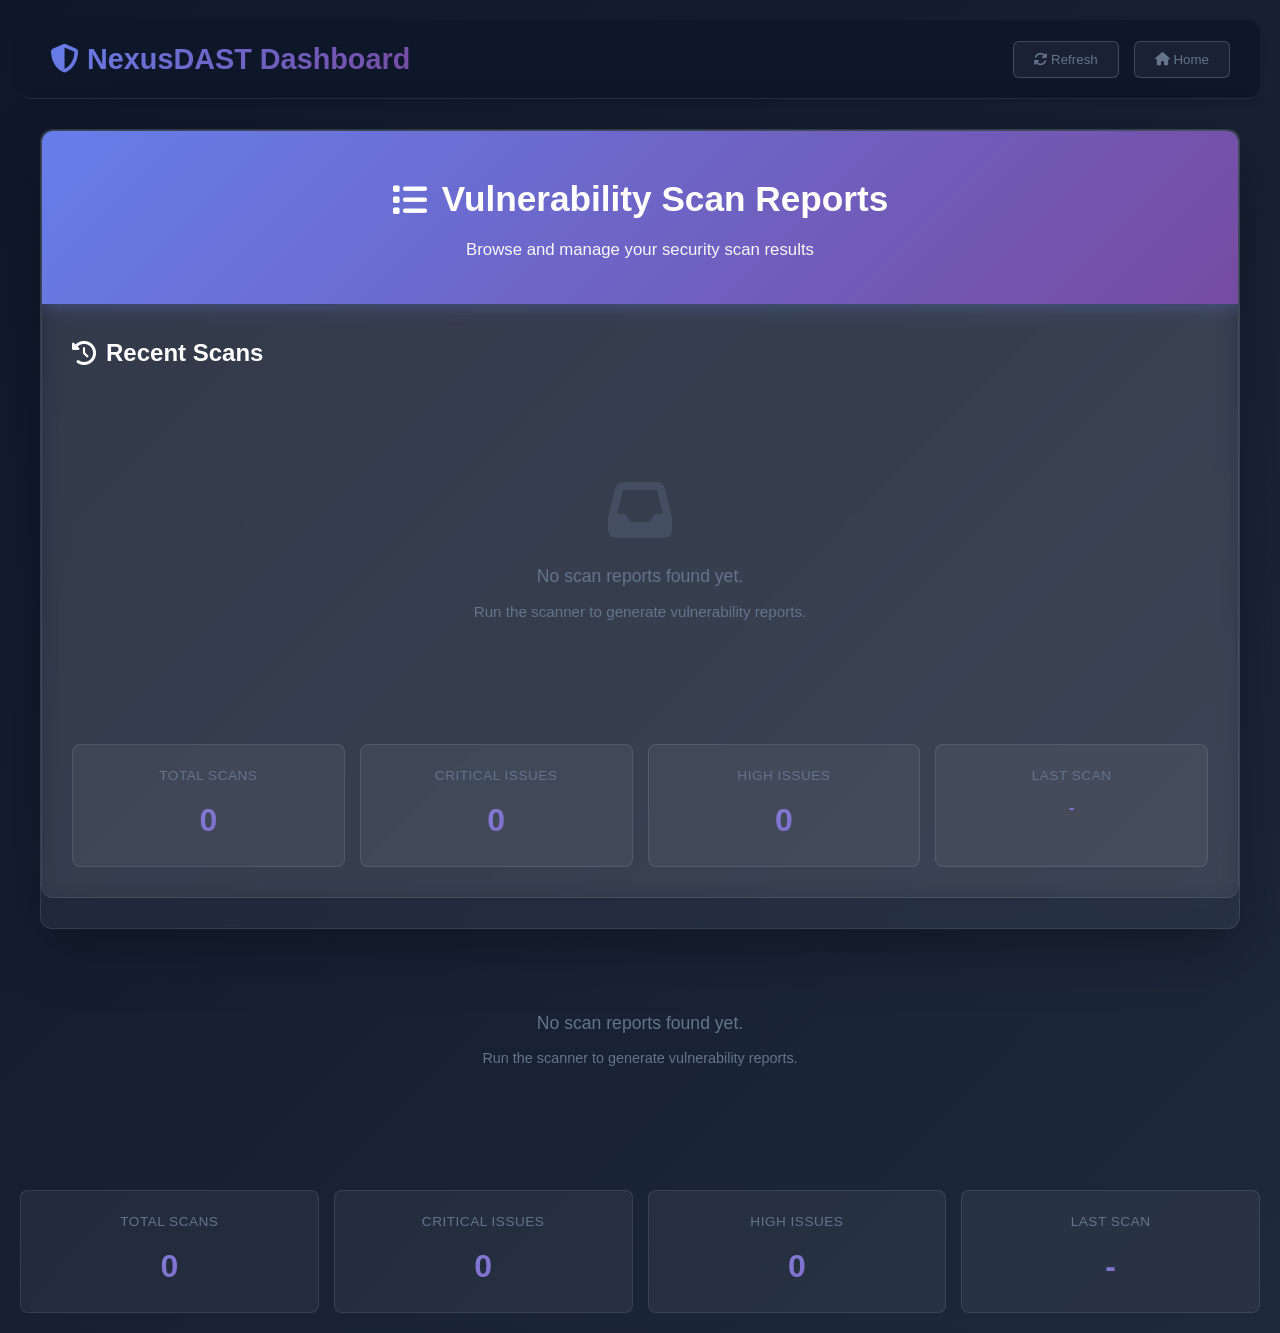
<file: frontend/templates/dashboard.html>
<!DOCTYPE html>
<html lang="en">
<head>
    <meta charset="UTF-8">
    <meta name="viewport" content="width=device-width, initial-scale=1.0">
    <title>NexusDAST - Vulnerability Dashboard</title>
    <link rel="stylesheet" href="https://cdnjs.cloudflare.com/ajax/libs/font-awesome/6.4.0/css/all.min.css">
    <link rel="stylesheet" href="../assets/css/report_style.css">
    <style>
        :root {
            --primary: #667eea;
            --primary-light: #8b9eff;
            --secondary: #764ba2;
            --success: #10b981;
            --danger: #ef4444;
            --warning: #f59e0b;
            --info: #06b6d4;
            --dark: #0f172a;
            --dark-secondary: #1e293b;
            --light: #f8fafc;
            --border: #e2e8f0;
            --text: #334155;
            --text-light: #64748b;
        }

        * {
            margin: 0;
            padding: 0;
            box-sizing: border-box;
        }

        body {
            font-family: 'Inter', 'Segoe UI', Tahoma, Geneva, Verdana, sans-serif;
            background: linear-gradient(135deg, var(--dark) 0%, var(--dark-secondary) 100%);
            min-height: 100vh;
            padding: 20px;
            color: var(--text);
            line-height: 1.6;
        }

        .container {
            max-width: 1200px;
            margin: 0 auto;
        }

        /* Navbar */
        .navbar {
            background: rgba(15, 23, 42, 0.95);
            backdrop-filter: blur(10px);
            border-bottom: 1px solid rgba(226, 232, 240, 0.1);
            padding: 1rem 0;
            margin-bottom: 30px;
            border-radius: 12px;
            box-shadow: 0 4px 6px rgba(0, 0, 0, 0.1);
        }

        .navbar-content {
            display: flex;
            justify-content: space-between;
            align-items: center;
            padding: 0 30px;
        }

        .navbar-title {
            font-size: 1.8em;
            font-weight: 700;
            background: linear-gradient(135deg, var(--primary) 0%, var(--secondary) 100%);
            -webkit-background-clip: text;
            -webkit-text-fill-color: transparent;
            background-clip: text;
        }

        .navbar-actions {
            display: flex;
            gap: 15px;
        }

        .btn-navbar {
            padding: 10px 20px;
            border: 1px solid rgba(226, 232, 240, 0.2);
            background: rgba(255, 255, 255, 0.05);
            color: var(--text-light);
            border-radius: 6px;
            cursor: pointer;
            transition: all 0.3s;
            font-weight: 500;
        }

        .btn-navbar:hover {
            background: var(--primary);
            color: white;
            border-color: var(--primary);
        }

        .dashboard {
            background: rgba(255, 255, 255, 0.05);
            border-radius: 12px;
            margin-bottom: 30px;
            border: 1px solid rgba(226, 232, 240, 0.1);
            backdrop-filter: blur(10px);
            overflow: hidden;
        }

        .dashboard-header {
            background: linear-gradient(135deg, var(--primary) 0%, var(--secondary) 100%);
            color: white;
            padding: 40px 30px;
            text-align: center;
            box-shadow: 0 4px 15px rgba(102, 126, 234, 0.3);
        }

        .dashboard-header h1 {
            font-size: 2.2em;
            margin-bottom: 10px;
            display: flex;
            align-items: center;
            justify-content: center;
            gap: 15px;
        }

        .dashboard-header p {
            opacity: 0.95;
            font-size: 1.05em;
        }

        .scan-list {
            padding: 30px;
        }

        .scan-list-title {
            color: #fff;
            font-size: 1.5em;
            margin-bottom: 25px;
            display: flex;
            align-items: center;
            gap: 10px;
        }

        .scan-item {
            background: rgba(255, 255, 255, 0.05);
            border-left: 4px solid var(--primary);
            padding: 24px;
            margin-bottom: 15px;
            border-radius: 8px;
            display: flex;
            justify-content: space-between;
            align-items: center;
            transition: all 0.3s;
            border: 1px solid rgba(226, 232, 240, 0.1);
        }

        .scan-item:hover {
            transform: translateX(8px);
            background: rgba(255, 255, 255, 0.08);
            border-color: var(--primary);
            box-shadow: 0 8px 16px rgba(102, 126, 234, 0.2);
        }

        .scan-info {
            flex: 1;
        }

        .scan-target {
            font-weight: 700;
            font-size: 1.1em;
            margin-bottom: 8px;
            color: #fff;
        }

        .scan-meta {
            font-size: 0.9em;
            color: var(--text-light);
            display: flex;
            gap: 20px;
            flex-wrap: wrap;
        }

        .scan-meta-item {
            display: flex;
            align-items: center;
            gap: 6px;
        }

        .scan-actions {
            display: flex;
            gap: 12px;
        }

        .btn {
            padding: 10px 20px;
            border: none;
            border-radius: 6px;
            cursor: pointer;
            font-weight: 600;
            transition: all 0.3s;
            display: inline-flex;
            align-items: center;
            gap: 8px;
        }

        .btn-view {
            background: linear-gradient(135deg, var(--primary) 0%, var(--secondary) 100%);
            color: white;
        }

        .btn-view:hover {
            transform: translateY(-2px);
            box-shadow: 0 6px 20px rgba(102, 126, 234, 0.4);
        }

        .btn-delete {
            background: rgba(239, 68, 68, 0.1);
            color: var(--danger);
            border: 1px solid var(--danger);
        }

        .btn-delete:hover {
            background: var(--danger);
            color: white;
        }

        .empty-state {
            text-align: center;
            padding: 80px 20px;
            color: var(--text-light);
        }

        .empty-state i {
            font-size: 4em;
            opacity: 0.3;
            margin-bottom: 20px;
        }

        .empty-state p {
            font-size: 1.1em;
            margin-bottom: 10px;
        }

        .stats-grid {
            display: grid;
            grid-template-columns: repeat(auto-fit, minmax(180px, 1fr));
            gap: 15px;
            margin-top: 30px;
        }

        .stat-card {
            background: rgba(255, 255, 255, 0.05);
            padding: 20px;
            border-radius: 8px;
            text-align: center;
            border: 1px solid rgba(226, 232, 240, 0.1);
            transition: all 0.3s;
        }

        .stat-card:hover {
            background: rgba(255, 255, 255, 0.08);
            transform: translateY(-4px);
        }

        .stat-label {
            font-size: 0.85em;
            color: var(--text-light);
            text-transform: uppercase;
            letter-spacing: 0.5px;
        }

        .stat-value {
            font-size: 2em;
            font-weight: 700;
            background: linear-gradient(135deg, var(--primary-light) 0%, var(--secondary) 100%);
            -webkit-background-clip: text;
            -webkit-text-fill-color: transparent;
            background-clip: text;
            margin-top: 8px;
        }

        @media (max-width: 768px) {
            .navbar-content {
                flex-direction: column;
                gap: 15px;
                padding: 20px;
            }

            .scan-item {
                flex-direction: column;
                align-items: flex-start;
            }

            .scan-actions {
                width: 100%;
                margin-top: 15px;
            }

            .btn {
                flex: 1;
                justify-content: center;
            }

            .dashboard-header h1 {
                font-size: 1.8em;
            }

            .dashboard-header {
                padding: 30px 20px;
            }

            .scan-list {
                padding: 20px;
            }
        }

        /* ===== ANIMATIONS ===== */

        /* Fade In */
        @keyframes fadeIn {
            from {
                opacity: 0;
                transform: translateY(20px);
            }
            to {
                opacity: 1;
                transform: translateY(0);
            }
        }

        /* Slide In */
        @keyframes slideInLeft {
            from {
                opacity: 0;
                transform: translateX(-30px);
            }
            to {
                opacity: 1;
                transform: translateX(0);
            }
        }

        /* Bounce In */
        @keyframes bounceIn {
            0% {
                opacity: 0;
                transform: scale(0.3);
            }
            50% {
                opacity: 1;
                transform: scale(1.05);
            }
            70% {
                transform: scale(0.9);
            }
            100% {
                transform: scale(1);
            }
        }

        /* Pulse */
        @keyframes pulse {
            0% {
                box-shadow: 0 0 0 0 rgba(102, 126, 234, 0.7);
            }
            70% {
                box-shadow: 0 0 0 15px rgba(102, 126, 234, 0);
            }
            100% {
                box-shadow: 0 0 0 0 rgba(102, 126, 234, 0);
            }
        }

        /* Float */
        @keyframes float {
            0%, 100% {
                transform: translateY(0px);
            }
            50% {
                transform: translateY(-10px);
            }
        }

        /* Glow */
        @keyframes glow {
            0% {
                box-shadow: 0 0 5px rgba(102, 126, 234, 0.5);
            }
            50% {
                box-shadow: 0 0 20px rgba(102, 126, 234, 0.8);
            }
            100% {
                box-shadow: 0 0 5px rgba(102, 126, 234, 0.5);
            }
        }

        /* Slide Down */
        @keyframes slideDown {
            from {
                opacity: 0;
                transform: translateY(-20px);
            }
            to {
                opacity: 1;
                transform: translateY(0);
            }
        }

        /* Apply animations */

        .navbar {
            animation: slideDown 0.6s ease-out;
        }

        .navbar-title {
            animation: slideInLeft 0.6s ease-out;
        }

        .btn-navbar {
            animation: bounceIn 0.6s ease-out;
        }

        .btn-navbar:nth-child(1) {
            animation-delay: 0.2s;
        }

        .btn-navbar:nth-child(2) {
            animation-delay: 0.3s;
        }

        .dashboard {
            animation: fadeIn 0.8s ease-out;
        }

        .dashboard-header {
            animation: slideDown 0.6s ease-out;
        }

        .dashboard-header h1 {
            animation: slideInLeft 0.6s ease-out 0.2s backwards;
        }

        .dashboard-header p {
            animation: fadeIn 0.6s ease-out 0.3s backwards;
        }

        .scan-list-title {
            animation: slideInLeft 0.6s ease-out;
        }

        .scan-item {
            animation: fadeIn 0.6s ease-out;
        }

        .scan-item:nth-child(1) { animation-delay: 0.2s; }
        .scan-item:nth-child(2) { animation-delay: 0.3s; }
        .scan-item:nth-child(3) { animation-delay: 0.4s; }
        .scan-item:nth-child(4) { animation-delay: 0.5s; }
        .scan-item:nth-child(5) { animation-delay: 0.6s; }

        .scan-item:hover {
            animation: glow 1.5s ease-in-out infinite;
        }

        .empty-state {
            animation: bounceIn 0.8s ease-out;
        }

        .stat-card {
            animation: bounceIn 0.6s ease-out;
        }

        .stat-card:nth-child(1) { animation-delay: 0.2s; }
        .stat-card:nth-child(2) { animation-delay: 0.3s; }
        .stat-card:nth-child(3) { animation-delay: 0.4s; }
        .stat-card:nth-child(4) { animation-delay: 0.5s; }

        .stat-card:hover {
            animation: pulse 2s infinite;
        }

        .btn {
            position: relative;
            overflow: hidden;
            animation: fadeIn 0.6s ease-out;
        }

        .btn:hover {
            animation: pulse 0.6s ease-out;
        }

        .btn::before {
            content: '';
            position: absolute;
            top: 0;
            left: -100%;
            width: 100%;
            height: 100%;
            background: rgba(255, 255, 255, 0.2);
            transition: left 0.4s ease;
        }

        .btn:hover::before {
            left: 100%;
        }

        /* Scroll animation trigger */
        .fade-in-on-scroll {
            opacity: 0;
            transform: translateY(20px);
            transition: all 0.6s ease-out;
        }

        .fade-in-on-scroll.visible {
            opacity: 1;
            transform: translateY(0);
        }
    </style>
</head>
<body>
    <div class="navbar">
        <div class="navbar-content">
            <h2 class="navbar-title"><i class="fas fa-shield-alt"></i> NexusDAST Dashboard</h2>
            <div class="navbar-actions">
                <button class="btn-navbar" onclick="refreshDashboard()"><i class="fas fa-sync"></i> Refresh</button>
                <button class="btn-navbar" onclick="goHome()"><i class="fas fa-home"></i> Home</button>
            </div>
        </div>
    </div>

    <div class="container">
        <div class="dashboard">
            <div class="dashboard-header">
                <h1><i class="fas fa-list"></i> Vulnerability Scan Reports</h1>
                <p>Browse and manage your security scan results</p>
            </div>

            <div class="scan-list">
                <h3 class="scan-list-title"><i class="fas fa-history"></i> Recent Scans</h3>

                <!-- Scanner would populate this with actual scan results -->
                <div id="scans-container">
                    <div class="empty-state">
                        <i class="fas fa-inbox"></i>
                        <p>No scan reports found yet.</p>
                        <p style="font-size: 0.95em; margin-top: 10px;">Run the scanner to generate vulnerability reports.</p>
                    </div>
                </div>

                <div class="stats-grid" id="stats-container">
                    <div class="stat-card">
                        <div class="stat-label">Total Scans</div>
                        <div class="stat-value" id="total-scans">0</div>
                    </div>
                    <div class="stat-card">
                        <div class="stat-label">Critical Issues</div>
                        <div class="stat-value" style="color: var(--danger);">0</div>
                    </div>
                    <div class="stat-card">
                        <div class="stat-label">High Issues</div>
                        <div class="stat-value" style="color: var(--warning);">0</div>
                    </div>
                    <div class="stat-card">
                        <div class="stat-label">Last Scan</div>
                        <div class="stat-value" id="last-scan" style="font-size: 1em;">-</div>
                    </div>
                </div>
            </div>
        </div>
    </div>

    <script src="../assets/js/scan_viewer.js"></script>
    <script>
        // ===== REFRESH DASHBOARD =====
        function refreshDashboard() {
            const dashboard = document.querySelector('.dashboard');
            dashboard.style.animation = 'pulse 0.6s ease-out';
            setTimeout(() => {
                location.reload();
            }, 600);
        }

        // ===== GO HOME =====
        function goHome() {
            const dashboard = document.querySelector('.dashboard');
            dashboard.style.animation = 'slideUp 0.4s ease-out forwards';
            setTimeout(() => {
                window.location.href = '/index.html';
            }, 400);
        }

        // ===== INTERSECTION OBSERVER FOR SCROLL ANIMATIONS =====
        const observerOptions = {
            threshold: 0.1,
            rootMargin: '0px 0px -50px 0px'
        };

        const observer = new IntersectionObserver((entries) => {
            entries.forEach(entry => {
                if (entry.isIntersecting) {
                    entry.target.classList.add('visible');
                    observer.unobserve(entry.target);
                }
            });
        }, observerOptions);

        // Observe elements
        document.querySelectorAll('.scan-item, .stat-card').forEach(element => {
            element.classList.add('fade-in-on-scroll');
            observer.observe(element);
        });

        // ===== ANIMATE STAT NUMBERS =====
        function animateCounter(element, target, duration = 1000) {
            const start = 0;
            const increment = target / (duration / 16);
            let current = start;

            const counter = setInterval(() => {
                current += increment;
                if (current >= target) {
                    element.textContent = target;
                    clearInterval(counter);
                } else {
                    element.textContent = Math.floor(current);
                }
            }, 16);
        }

        // Animate when visible
        const statObserver = new IntersectionObserver((entries) => {
            entries.forEach(entry => {
                if (entry.isIntersecting) {
                    const numbers = entry.target.querySelectorAll('.stat-value');
                    numbers.forEach(num => {
                        const text = num.textContent.replace(/[^0-9]/g, '');
                        if (text) {
                            animateCounter(num, parseInt(text), 1500);
                        }
                    });
                    statObserver.unobserve(entry.target);
                }
            });
        }, { threshold: 0.5 });

        const statsContainer = document.getElementById('stats-container');
        if (statsContainer) {
            statObserver.observe(statsContainer);
        }

        // ===== RIPPLE EFFECT ON BUTTONS =====
        document.querySelectorAll('.btn, button').forEach(button => {
            button.addEventListener('click', function(e) {
                const ripple = document.createElement('span');
                const rect = this.getBoundingClientRect();
                const size = Math.max(rect.width, rect.height);
                const x = e.clientX - rect.left - size / 2;
                const y = e.clientY - rect.top - size / 2;

                ripple.style.cssText = `
                    position: absolute;
                    width: ${size}px;
                    height: ${size}px;
                    border-radius: 50%;
                    background: rgba(255, 255, 255, 0.5);
                    left: ${x}px;
                    top: ${y}px;
                    animation: ripple-effect 0.6s ease-out;
                    pointer-events: none;
                `;

                if (!this.style.position || this.style.position === 'static') {
                    this.style.position = 'relative';
                }

                this.appendChild(ripple);
                setTimeout(() => ripple.remove(), 600);
            });
        });

        // Add ripple animation
        if (!document.querySelector('style[data-ripple]')) {
            const style = document.createElement('style');
            style.setAttribute('data-ripple', 'true');
            style.textContent = `
                @keyframes ripple-effect {
                    from {
                        transform: scale(0);
                        opacity: 1;
                    }
                    to {
                        transform: scale(4);
                        opacity: 0;
                    }
                }
                @keyframes slideUp {
                    from {
                        opacity: 1;
                        transform: translateY(0);
                    }
                    to {
                        opacity: 0;
                        transform: translateY(-30px);
                    }
                }
            `;
            document.head.appendChild(style);
        }

        // ===== SCROLL TO TOP BUTTON =====
        const scrollTopBtn = document.createElement('button');
        scrollTopBtn.id = 'scrollTopBtn';
        scrollTopBtn.innerHTML = '<i class="fas fa-arrow-up"></i>';
        scrollTopBtn.style.cssText = `
            position: fixed;
            bottom: 30px;
            right: 30px;
            width: 50px;
            height: 50px;
            border-radius: 50%;
            background: linear-gradient(135deg, #667eea 0%, #764ba2 100%);
            color: white;
            border: none;
            cursor: pointer;
            display: none;
            align-items: center;
            justify-content: center;
            font-size: 18px;
            z-index: 999;
            box-shadow: 0 4px 15px rgba(102, 126, 234, 0.4);
            transition: all 0.3s ease;
        `;

        document.body.appendChild(scrollTopBtn);

        window.addEventListener('scroll', () => {
            if (document.documentElement.scrollTop > 300) {
                scrollTopBtn.style.display = 'flex';
            } else {
                scrollTopBtn.style.display = 'none';
            }
        });

        scrollTopBtn.addEventListener('click', () => {
            window.scrollTo({ top: 0, behavior: 'smooth' });
        });

        scrollTopBtn.addEventListener('mouseover', () => {
            scrollTopBtn.style.transform = 'scale(1.2)';
            scrollTopBtn.style.boxShadow = '0 6px 20px rgba(102, 126, 234, 0.6)';
        });

        scrollTopBtn.addEventListener('mouseleave', () => {
            scrollTopBtn.style.transform = 'scale(1)';
            scrollTopBtn.style.boxShadow = '0 4px 15px rgba(102, 126, 234, 0.4)';
        });

        // ===== CONSOLE MESSAGE =====
        console.log('%cNexusDAST Dashboard', 'color: #667eea; font-size: 18px; font-weight: bold;');
        console.log('%cVulnerability scan management interface', 'color: #8b9eff; font-size: 12px;');
        console.log('✨ Enhanced with smooth animations!');
    </script>
</body>
</html>
                <div class="empty-state">
                    <p>No scan reports found yet.</p>
                    <p style="margin-top: 10px; font-size: 0.9em;">Run the scanner to generate vulnerability reports.</p>
                </div>
            </div>
            
            <div class="stats-grid" id="stats-container">
                <div class="stat-card">
                    <div class="stat-label">Total Scans</div>
                    <div class="stat-value" id="total-scans">0</div>
                </div>
                <div class="stat-card">
                    <div class="stat-label">Critical Issues</div>
                    <div class="stat-value" style="color: #dc3545;">0</div>
                </div>
                <div class="stat-card">
                    <div class="stat-label">High Issues</div>
                    <div class="stat-value" style="color: #fd7e14;">0</div>
                </div>
                <div class="stat-card">
                    <div class="stat-label">Last Scan</div>
                    <div class="stat-value" id="last-scan">-</div>
                </div>
            </div>
        </div>
    </div>
    
    <script src="../assets/js/scan_viewer.js"></script>
</body>
</html>
</file>
<file: frontend/assets/css/report_style.css>
/* NexusDAST Report Styling - Modern Dark Theme */

:root {
    --primary: #667eea;
    --primary-light: #8b9eff;
    --secondary: #764ba2;
    --success: #10b981;
    --danger: #ef4444;
    --warning: #f59e0b;
    --info: #06b6d4;
    --dark: #0f172a;
    --dark-secondary: #1e293b;
    --light: #f8fafc;
    --border: #e2e8f0;
    --text: #334155;
    --text-light: #64748b;
}

* {
    margin: 0;
    padding: 0;
    box-sizing: border-box;
}

html {
    scroll-behavior: smooth;
}

body {
    font-family: 'Inter', 'Segoe UI', Tahoma, Geneva, Verdana, sans-serif;
    background: linear-gradient(135deg, var(--dark) 0%, var(--dark-secondary) 100%);
    min-height: 100vh;
    padding: 20px;
    color: var(--text);
    line-height: 1.6;
}

.container {
    max-width: 1200px;
    margin: 0 auto;
    background: rgba(255, 255, 255, 0.05);
    border-radius: 12px;
    box-shadow: 0 20px 60px rgba(0, 0, 0, 0.3);
    overflow: hidden;
    border: 1px solid rgba(226, 232, 240, 0.1);
    backdrop-filter: blur(10px);
}

/* Header */
header {
    background: linear-gradient(135deg, var(--primary) 0%, var(--secondary) 100%);
    color: white;
    padding: 50px 40px;
    text-align: center;
    box-shadow: 0 8px 32px rgba(102, 126, 234, 0.3);
}

header h1 {
    font-size: 2.8em;
    margin-bottom: 15px;
    font-weight: 800;
    letter-spacing: -0.5px;
}

header p {
    font-size: 1.1em;
    opacity: 0.95;
    font-weight: 500;
}

/* Summary Section */
.summary {
    display: grid;
    grid-template-columns: repeat(auto-fit, minmax(200px, 1fr));
    gap: 20px;
    padding: 40px;
    background: rgba(255, 255, 255, 0.02);
    border-bottom: 1px solid rgba(226, 232, 240, 0.1);
}

.summary-card {
    background: rgba(255, 255, 255, 0.05);
    padding: 25px;
    border-radius: 10px;
    text-align: center;
    border: 1px solid rgba(226, 232, 240, 0.1);
    transition: all 0.3s;
}

.summary-card:hover {
    background: rgba(255, 255, 255, 0.08);
    transform: translateY(-4px);
    border-color: rgba(102, 126, 234, 0.3);
}

.summary-card .label {
    font-size: 0.85em;
    color: var(--text-light);
    text-transform: uppercase;
    letter-spacing: 0.5px;
    margin-bottom: 12px;
}

.summary-card .value {
    font-size: 2.5em;
    font-weight: 800;
    background: linear-gradient(135deg, var(--primary-light) 0%, var(--secondary) 100%);
    -webkit-background-clip: text;
    -webkit-text-fill-color: transparent;
    background-clip: text;
}

.summary-card.critical .value { 
    background: linear-gradient(135deg, #ef4444, #dc2626);
    -webkit-background-clip: text;
    -webkit-text-fill-color: transparent;
    background-clip: text;
}

.summary-card.high .value { 
    background: linear-gradient(135deg, #f59e0b, #d97706);
    -webkit-background-clip: text;
    -webkit-text-fill-color: transparent;
    background-clip: text;
}

.summary-card.medium .value { 
    background: linear-gradient(135deg, #eab308, #ca8a04);
    -webkit-background-clip: text;
    -webkit-text-fill-color: transparent;
    background-clip: text;
}

.summary-card.low .value { 
    background: linear-gradient(135deg, #10b981, #059669);
    -webkit-background-clip: text;
    -webkit-text-fill-color: transparent;
    background-clip: text;
}

/* Content Area */
.content {
    padding: 40px;
}

/* Severity Sections */
.severity-section {
    margin-bottom: 50px;
}

.severity-section h2 {
    font-size: 1.8em;
    margin-bottom: 25px;
    padding-bottom: 15px;
    border-bottom: 3px solid;
    display: flex;
    align-items: center;
    gap: 12px;
}

.severity-section.critical h2 { 
    border-bottom-color: #ef4444;
    color: #ef4444;
}

.severity-section.high h2 { 
    border-bottom-color: #f59e0b;
    color: #f59e0b;
}

.severity-section.medium h2 { 
    border-bottom-color: #eab308;
    color: #eab308;
}

.severity-section.low h2 { 
    border-bottom-color: #10b981;
    color: #10b981;
}

/* Finding Cards */
.finding {
    background: rgba(255, 255, 255, 0.04);
    border-left: 5px solid;
    padding: 24px;
    margin-bottom: 20px;
    border-radius: 8px;
    page-break-inside: avoid;
    transition: all 0.3s;
    border-top: 1px solid rgba(226, 232, 240, 0.1);
    border-right: 1px solid rgba(226, 232, 240, 0.1);
    border-bottom: 1px solid rgba(226, 232, 240, 0.1);
}

.finding:hover {
    background: rgba(255, 255, 255, 0.08);
    transform: translateX(4px);
}

.finding.critical { border-left-color: #ef4444; }
.finding.high { border-left-color: #f59e0b; }
.finding.medium { border-left-color: #eab308; }
.finding.low { border-left-color: #10b981; }

.finding-header {
    display: flex;
    justify-content: space-between;
    align-items: center;
    margin-bottom: 15px;
    cursor: pointer;
    user-select: none;
}

.finding-type {
    font-weight: 700;
    font-size: 1.15em;
    color: #fff;
    display: flex;
    align-items: center;
    gap: 10px;
}

.finding-badge {
    padding: 6px 14px;
    border-radius: 20px;
    font-size: 0.8em;
    font-weight: 700;
    text-transform: uppercase;
    color: white;
}

.finding-badge.critical { 
    background: linear-gradient(135deg, #ef4444, #dc2626);
}

.finding-badge.high { 
    background: linear-gradient(135deg, #f59e0b, #d97706);
}

.finding-badge.medium { 
    background: linear-gradient(135deg, #eab308, #ca8a04);
}

.finding-badge.low { 
    background: linear-gradient(135deg, #10b981, #059669);
}

.finding-url {
    color: var(--primary-light);
    word-break: break-all;
    font-family: 'Monaco', 'Courier New', monospace;
    margin: 15px 0;
    background: rgba(0, 0, 0, 0.2);
    padding: 12px;
    border-radius: 6px;
    font-size: 0.9em;
}

.finding-details {
    margin-top: 20px;
}

.detail-row {
    margin: 12px 0;
    display: flex;
    gap: 20px;
}

.detail-label {
    font-weight: 600;
    color: var(--primary-light);
    min-width: 140px;
}

.detail-value {
    color: var(--text-light);
    flex: 1;
}

/* Code Blocks */
pre {
    background: rgba(0, 0, 0, 0.3);
    color: #e0e0e0;
    padding: 20px;
    border-radius: 8px;
    overflow-x: auto;
    font-size: 0.9em;
    margin-top: 15px;
    border: 1px solid rgba(226, 232, 240, 0.1);
    font-family: 'Monaco', 'Courier New', monospace;
    line-height: 1.5;
}

/* Tables */
table {
    width: 100%;
    border-collapse: collapse;
    margin: 20px 0;
}

th, td {
    padding: 14px;
    text-align: left;
    border-bottom: 1px solid rgba(226, 232, 240, 0.1);
    color: var(--text-light);
}

th {
    background: rgba(102, 126, 234, 0.1);
    font-weight: 700;
    color: var(--primary-light);
    text-transform: uppercase;
    font-size: 0.85em;
}

tr:hover {
    background: rgba(102, 126, 234, 0.05);
}

/* Footer */
footer {
    background: rgba(0, 0, 0, 0.2);
    padding: 30px 40px;
    text-align: center;
    color: var(--text-light);
    font-size: 0.9em;
    border-top: 1px solid rgba(226, 232, 240, 0.1);
}

/* Filter Controls */
.filter-controls {
    display: flex;
    gap: 12px;
    justify-content: center;
    flex-wrap: wrap;
    margin-top: 20px;
}

.filter-btn {
    padding: 10px 20px;
    border: 2px solid rgba(255, 255, 255, 0.3);
    background: rgba(255, 255, 255, 0.1);
    color: white;
    border-radius: 20px;
    cursor: pointer;
    transition: all 0.3s;
    font-weight: 600;
}

.filter-btn:hover {
    background: rgba(255, 255, 255, 0.2);
    border-color: rgba(255, 255, 255, 0.5);
}

/* Responsive */
@media (max-width: 768px) {
    header h1 { 
        font-size: 2em;
    }

    header {
        padding: 30px 20px;
    }

    .summary { 
        grid-template-columns: repeat(2, 1fr);
        padding: 20px;
    }

    .content {
        padding: 20px;
    }

    .finding-header { 
        flex-direction: column;
        align-items: flex-start;
        gap: 12px;
    }

    .finding-badge { 
        margin-top: 10px;
    }

    .detail-row {
        flex-direction: column;
        gap: 4px;
    }

    .detail-label {
        min-width: auto;
    }
}

/* Print Styles */
@media print {
    body { 
        background: white;
        padding: 0;
    }

    .container { 
        box-shadow: none;
        border: none;
        background: white;
    }

    header {
        page-break-after: avoid;
    }

    .finding { 
        page-break-inside: avoid;
    }

    .filter-controls {
        display: none;
    }
}

/* Animations */
@keyframes fadeIn {
    from {
        opacity: 0;
        transform: translateY(10px);
    }
    to {
        opacity: 1;
        transform: translateY(0);
    }
}

.finding {
    animation: fadeIn 0.3s ease-out;
}
</file>
